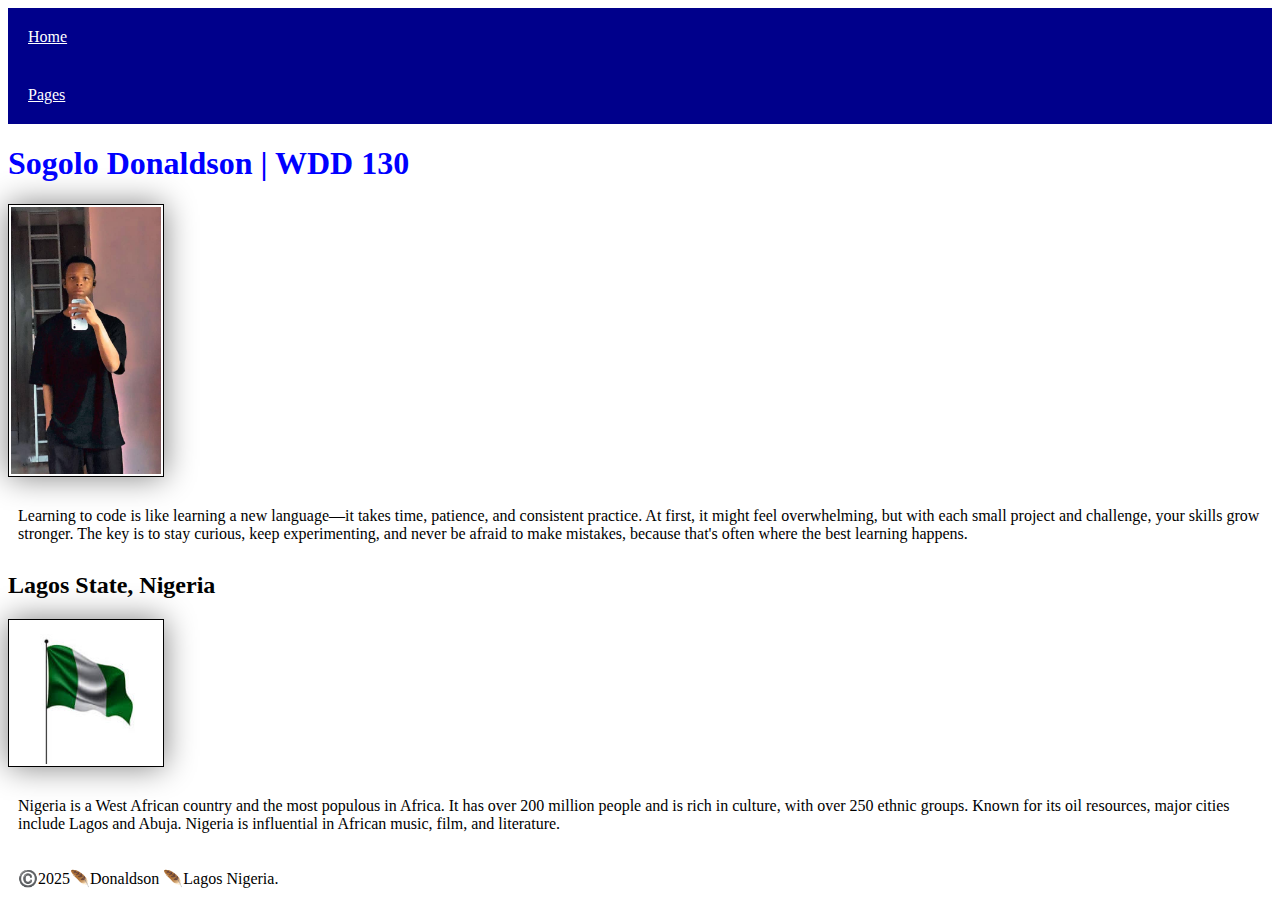
<file: index.html>
<!DOCTYPE html>
<html lang="en">
<head>
    <meta charset="UTF-8">
    <meta name="viewport" content="width=device-width, initial-scale=1.0">
    <meta name="author" content="Donaldson Sogolo">
    <meta name="description" content="My name is Sogolo Donaldson, my course is WDD130, This is a brief description of myself">
    <title>Donaldson Sogolo | WDD 130</title>
    <link rel="stylesheet" href="styles/styles.css">
</head>
<body>
    <header>
        <nav>
            <a href="#">Home</a>
            <a href="#">Pages</a>
        </nav>
    </header>
    <main>
        
        <h1>
            Sogolo Donaldson | WDD 130
        </h1>
        <img src="images/profile.jpg" alt="Sogolo Donald" width="200">

        <p>Learning to code is like learning a new language—it takes time, patience, and consistent practice. At first, it might feel overwhelming, but with each small project and challenge, your skills grow stronger. The key is to stay curious, keep experimenting, and never be afraid to make mistakes, because that's often where the best learning happens.</p>
    </main>
    <aside>
        <h2>Lagos State, Nigeria</h2>
        <img src="images/NIGERIA.jpeg" alt="Nigeria">
        <p>Nigeria is a West African country and the most populous in Africa. It has over 200 million people and is rich in culture, with over 250 ethnic groups. Known for its oil resources, major cities include Lagos and Abuja. Nigeria is influential in African music, film, and literature.</p>
    </aside>
    <footer>
        <p>©️2025🪶Donaldson 🪶Lagos Nigeria.</p>
    </footer>

</body>
</html>
</file>
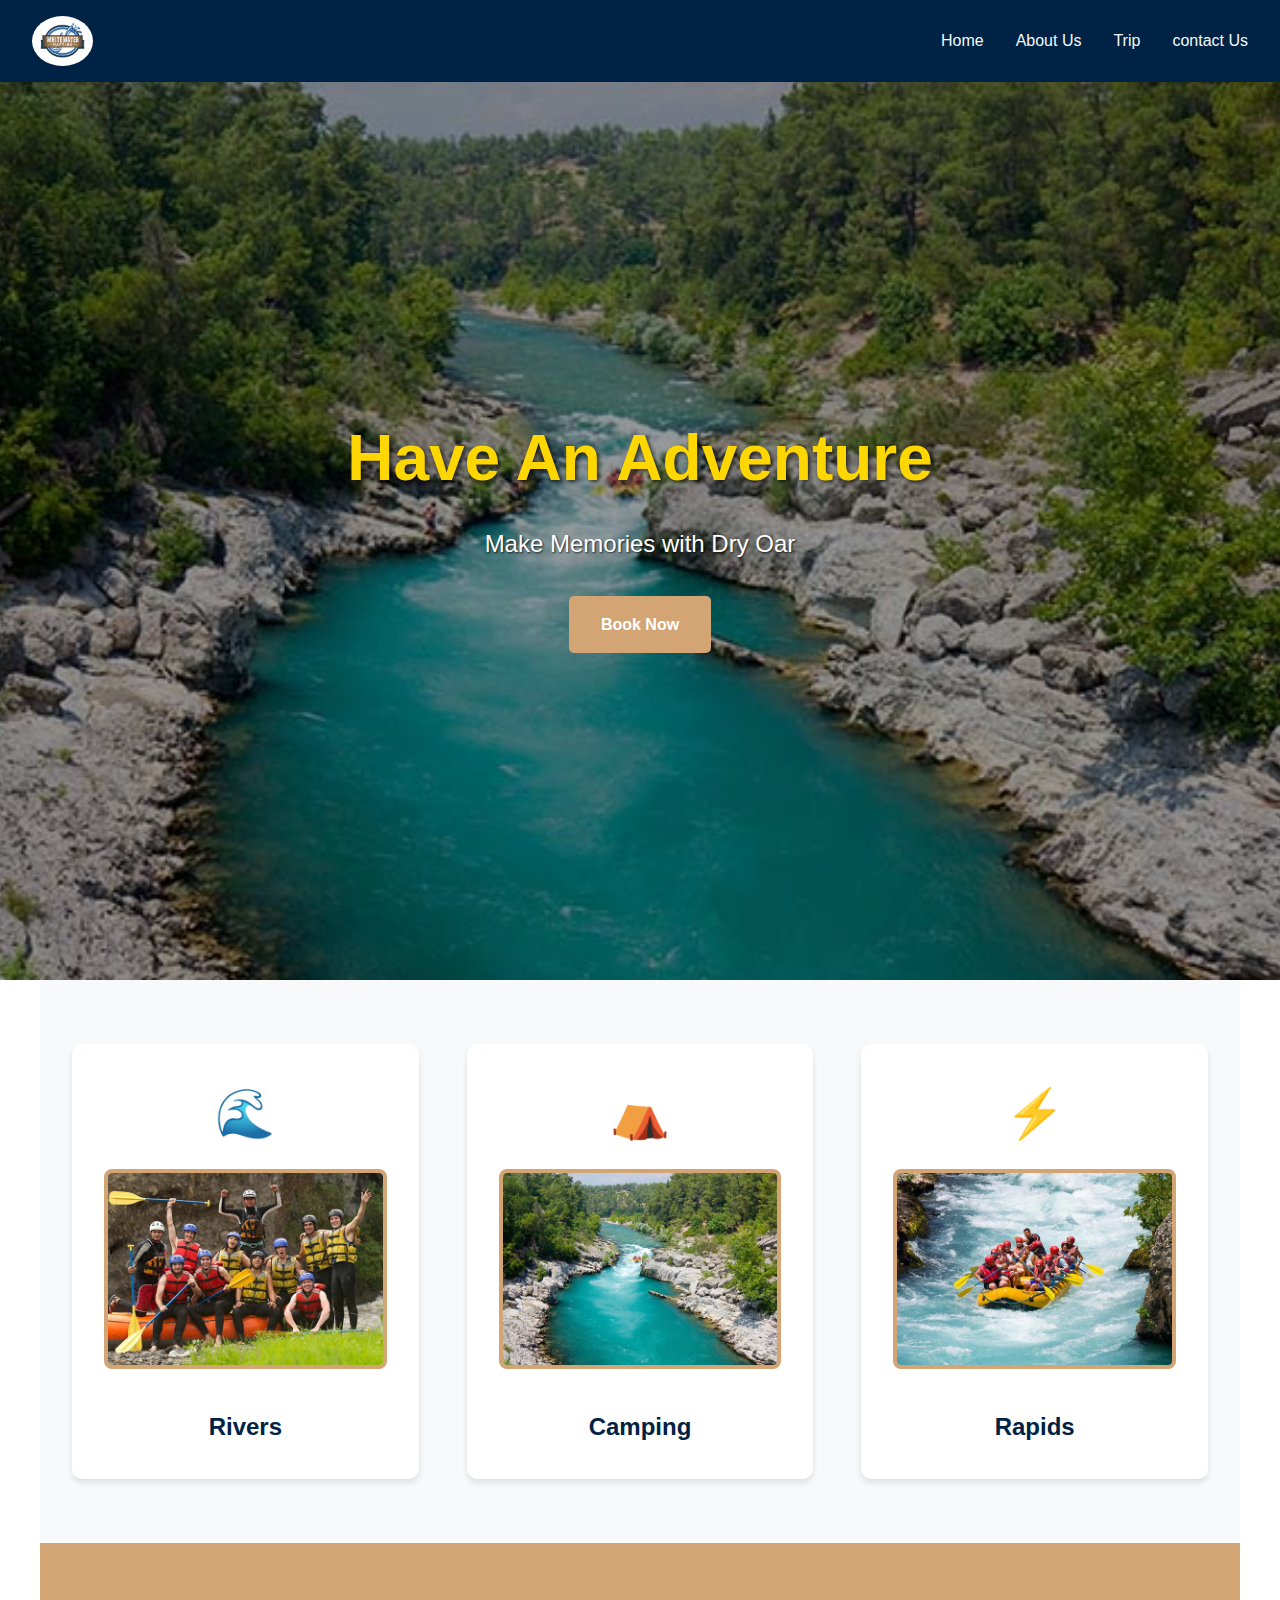
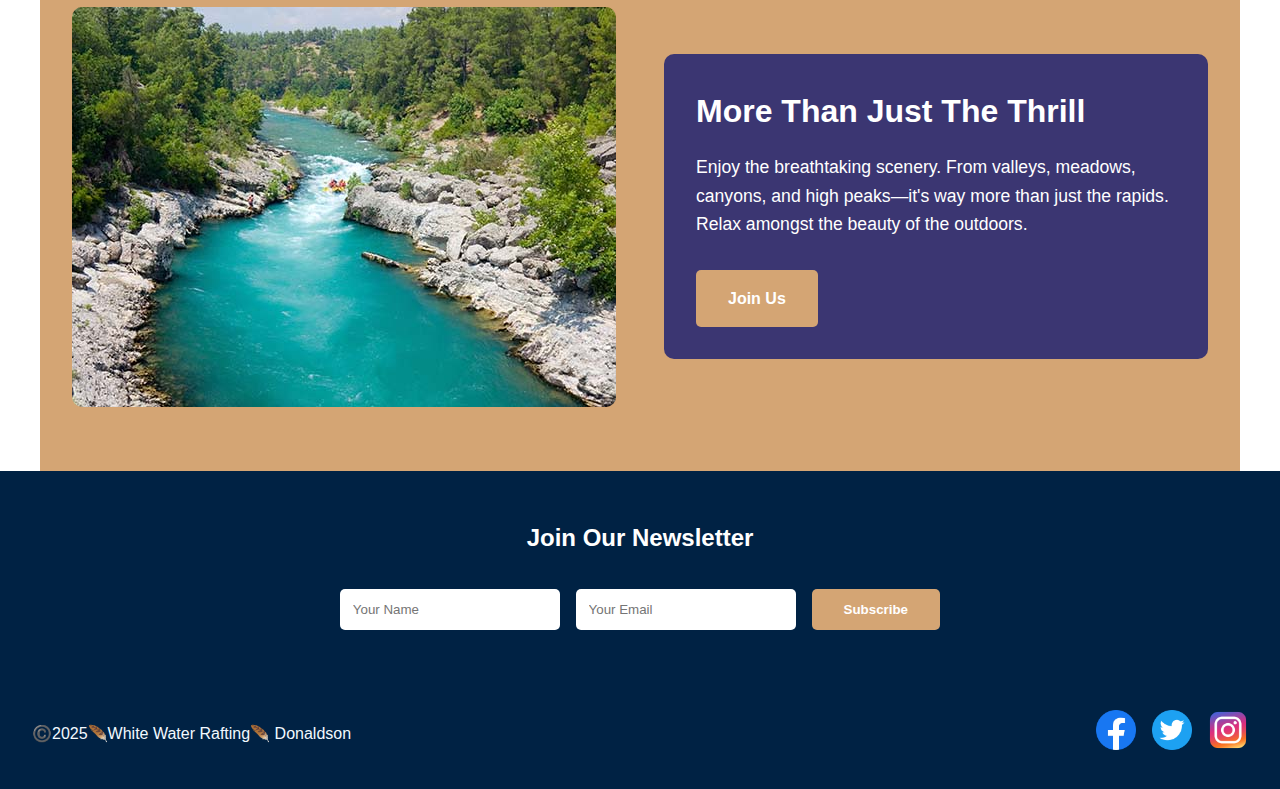
<file: wwr/index.html>
<!DOCTYPE html>
<html lang="en">
<head>
  <meta charset="UTF-8" />
  <meta name="viewport" content="width=device-width, initial-scale=1.0" />
  <meta name="description" content="Experience thrilling white water rafting adventures." />
  <title>White Water Rafting | Home</title>
  <link rel="stylesheet" href="styles/rafting.css" />
</head>
<body>
    <header>
        <img src="../images/z-wwr-blue.jpg" alt="..">
    <nav>
        <a href="index.html">Home</a>
        <a href="about.html">About Us</a>
        <a href="trips.html">Trip</a>
        <a href="contact.html">contact Us</a>
    </nav>
    </header>

    <main>
        <!-- HERO SECTION -->
        <section class="hero">
        <img src="../images/rafting58_600.jpg" alt="Rafting Adventure" class="hero-img">
        <div class="hero-text">
            <h1>Have An Adventure</h1>
            <p>Make Memories with Dry Oar</p>
            <a href="trips.html" class="btn">Book Now</a>
        </div>
        </section>

        <!-- GRID SECTION -->
        <section class="activities-grid">
        <div class="activity">
            <img src="../images/rafting59_600.jpg" alt="Rivers">
            <h3>Rivers</h3>
        </div>
        <div class="activity">
            <img src="../images/rafting58_600.jpg" alt="Camping">
            <h3>Camping</h3>
        </div>
        <div class="activity">
            <img src="../images/rafting53_600.jpg" alt="Rapids">
            <h3>Rapids</h3>
        </div>
        </section>

        <!-- SCENIC SECTION -->
        <section class="scenic">
        <img src="../images/rafting58_600.jpg" alt="Mountain View">
        <div class="scenic-text">
            <h2>More Than Just The Thrill</h2>
            <p>Enjoy the breathtaking scenery. From valleys, meadows, canyons, and high peaks—it's way more than just the rapids. Relax amongst the beauty of the outdoors.</p>
            <a href="trips.html" class="btn">Join Us</a>
        </div>
        </section>

        <!-- NEWSLETTER -->
        <section class="newsletter">
        <h2>Join Our Newsletter</h2>
        <form>
            <input type="text" placeholder="Your Name" required>
            <input type="email" placeholder="Your Email" required>
            <button type="submit">Subscribe</button>
        </form>
        </section>
    </main>

    <footer>
        <p>©️2025🪶White Water Rafting🪶 Donaldson</p>
        <nav class="socialmedia">
            <a href="facebook.com">
                <img src="../images/1_Facebook_colored_svg_copy-128.webp" alt="facebook">
            </a>
            <a href="x.com">
                <img src="../images/2018_social_media_popular_app_logo_twitter-128.webp" alt="x">
            </a>
            <a href="instagram.com">
                <img src="../images/instagram_icon-instagram_buttoninstegram-128.webp" alt="instagram">
            </a>
        </nav>
    </footer>

</body>
</html>
</file>
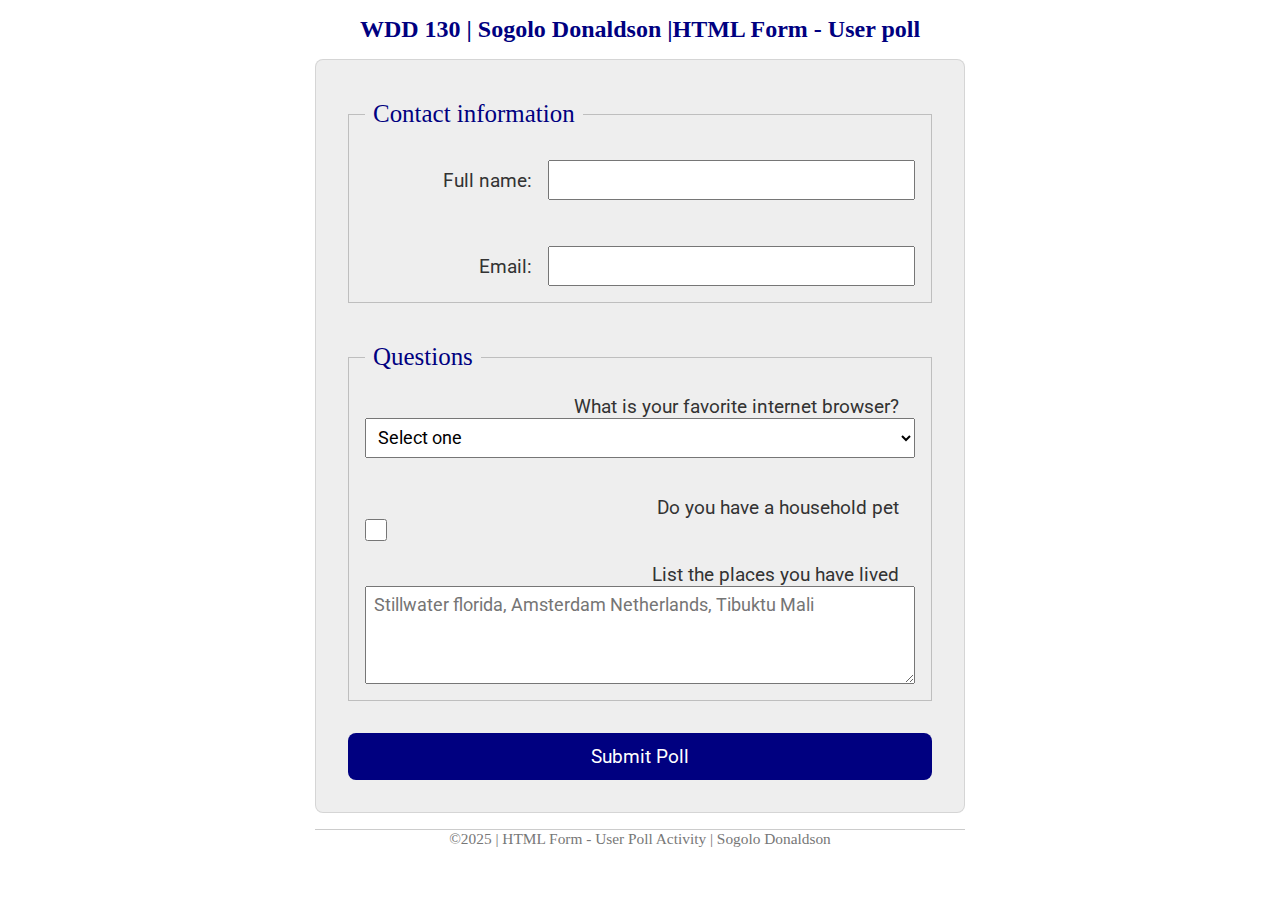
<file: week05/poll-form.html>
<!DOCTYPE html>
<html lang="en">
<head>
    <meta charset="UTF-8">
    <meta name="viewport" content="width=device-width, initial-scale=1.0">
    <title>WDD 130 | HTML Form - User Poll</title>
    <link rel="preconnect" href="https://fonts.googleapis.com">
    <link rel="preconnect" href="https://fonts.gstatic.com" crossorigin>
    <link href="https://fonts.googleapis.com/css2?family=Merriweather:ital,opsz,wght@0,18..144,300..900;1,18..144,300..900&family=Montserrat&display=swap" rel="stylesheet">
    <link rel="stylesheet" href="/styles/poll-form.css">
    <link rel="preconnect" href="https://fonts.googleapis.com">
    <link rel="preconnect" href="https://fonts.gstatic.com" crossorigin>
    <link href="https://fonts.googleapis.com/css2?family=Merriweather:ital,opsz,wght@0,18..144,300..900;1,18..144,300..900&family=Montserrat:wght@700&family=Roboto:ital,wght@0,100..900;1,100..900&display=swap" rel="stylesheet">
</head>
<body>
    <header>
        <h1>WDD 130 | Sogolo Donaldson |HTML Form - User poll</h1>
    </header>

    <main>
        <form action="">
            <fieldset>
                <legend>Contact information</legend>
                <div class="form-item column1">
                    <label for="fullname"> Full name:</label>
                    <input type="text" id="fullname" name="fullname">
                </div>
                <br>

                <div class="form-item column2">
                    <label for="useremail">Email:</label>
                    <input type="email" id="useremail" name="useremail">
                </div>
            </fieldset>

            <fieldset>
                <legend>Questions</legend>
                <div class="form-item">
                    <label for="">What is your favorite internet browser?</label>
                    <select name="" id="">
                        <option value="0">Select one</option>
                        <option value="opera">Opera</option>
                        <option value="edge">Edge</option>
                        <option value="chrome">Chrome</option>
                    </select>
                </div>
                <br>

                <div class="form-item">
                    <label for="pet">Do you have a household pet</label>
                    <input type="checkbox" id="pet" name="pet"><br>
                    <label for="feedback">List the places you have lived</label>
                    <textarea name="feedback" id="feedback" rows="4" placeholder="Stillwater florida, Amsterdam Netherlands, Tibuktu Mali"></textarea>
                </div>
            </fieldset>
            <button type="submit">Submit Poll</button>
        </form>
    </main>

    <footer>
        <p>©2025 | HTML Form - User Poll Activity | Sogolo Donaldson</p>
    </footer>
</body>
</html>
</file>
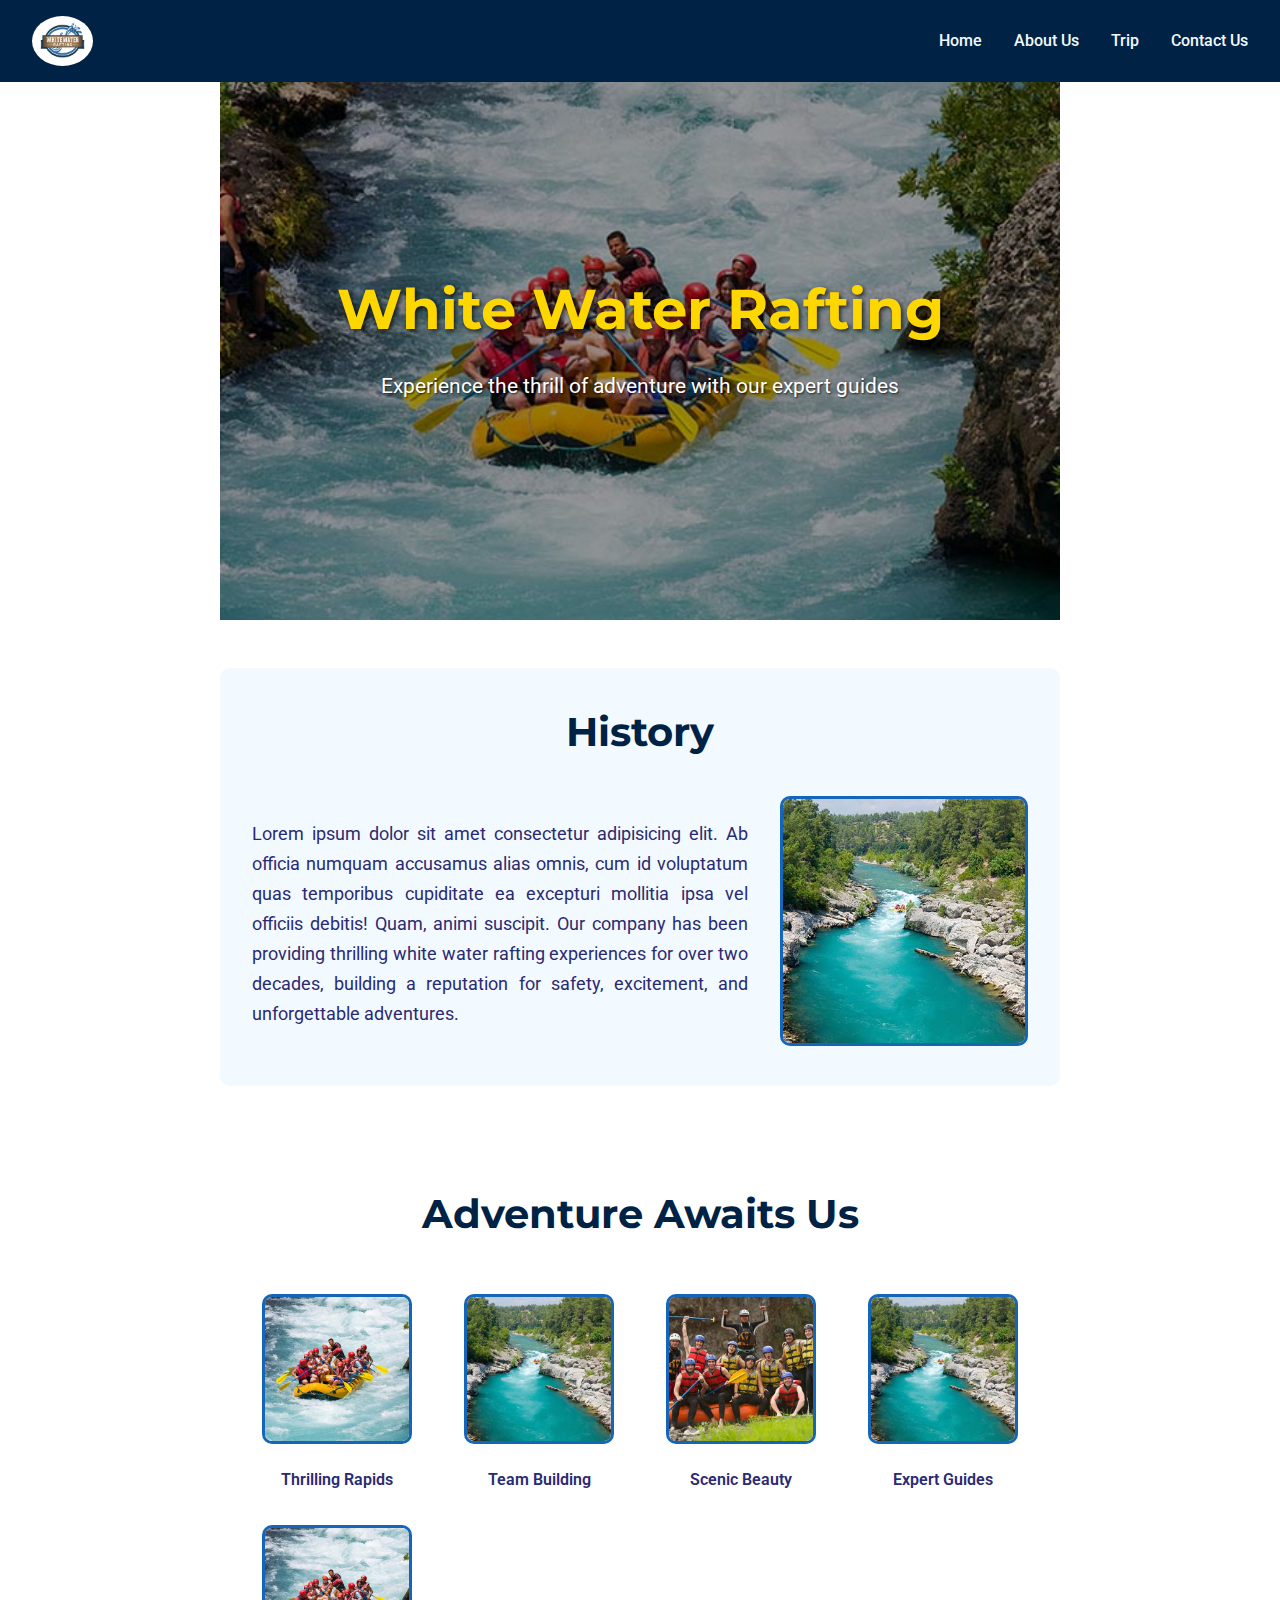
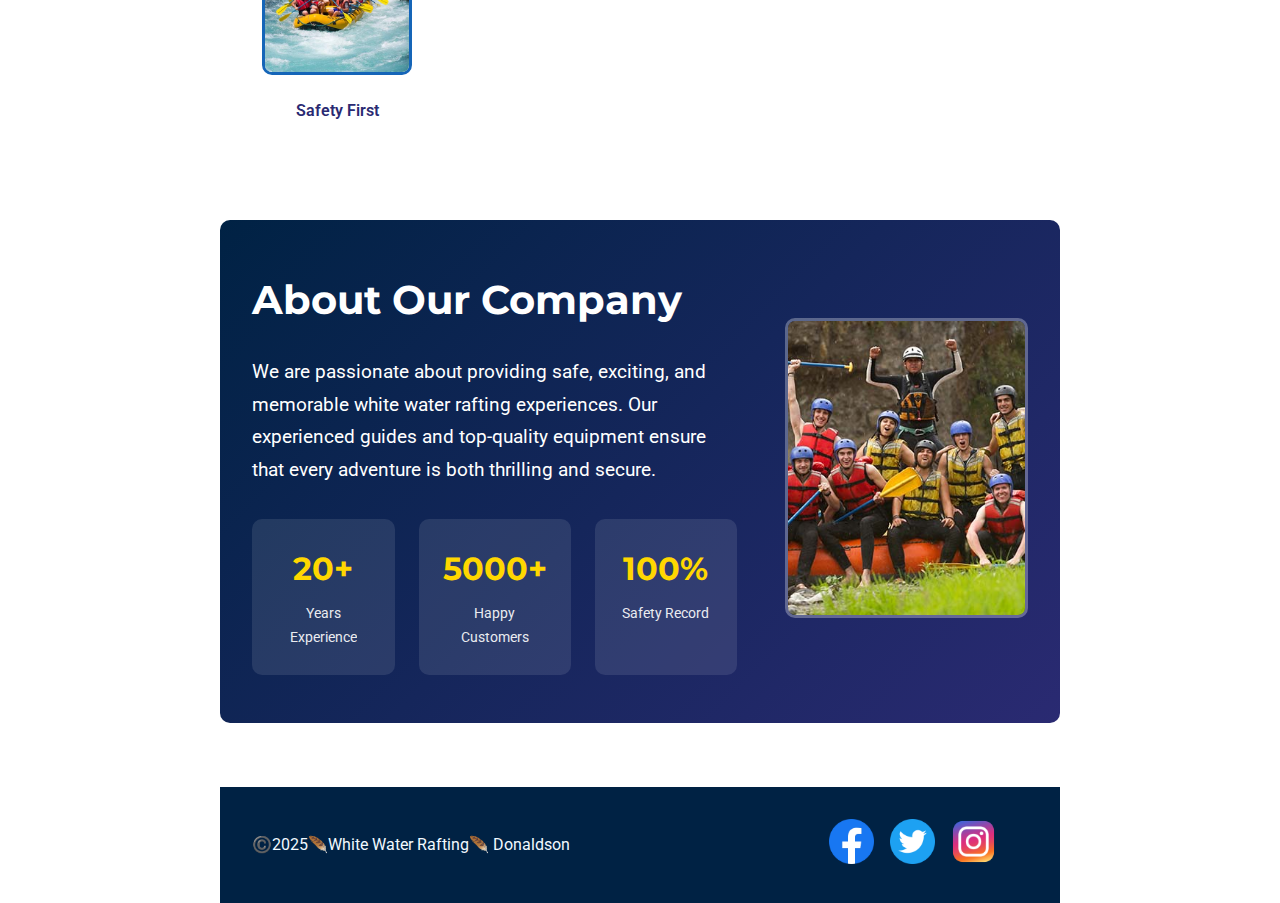
<file: wwr/about.html>
<!DOCTYPE html>
<html lang="en">
<head>
    <meta charset="UTF-8">
    <meta name="author" content="Donaldson O. Sogolo">
    <meta name="description" content="This is all about us in White water rafting What we are good at">
    <meta name="viewport" content="width=device-width, initial-scale=1.0">
    <title>White Water Rafting | About Us</title>
    <link rel="preconnect" href="https://fonts.googleapis.com">
    <link rel="preconnect" href="https://fonts.gstatic.com" crossorigin>
    <link href="https://fonts.googleapis.com/css2?family=Montserrat:ital,wght@0,100..900;1,100..900&family=Roboto:ital,wght@0,100..900;1,100..900&display=swap" rel="stylesheet">
    <link rel="stylesheet" href="styles/rafting.css">
</head>

<style>

  :root {
  --primary-color: #002244;       /* Dark navy for stronger contrast */
  --secondary-color: #1565B8;     /* Leave as-is or darken slightly */
  --accent1-color: #2a2a72;
  --accent2-color: #f2f9ff;       /* Slightly darker than #EAF6FF */
  --heading-font: 'Montserrat', sans-serif;
  --body-font: 'Roboto', sans-serif;
}

* {
    margin: 0;
    padding: 0;
    box-sizing: border-box;
}

body {
    font-family: var(--body-font);
    color: var(--accent1-color);
    line-height: 1.6;
}

/* HEADER */
header {
    background-color: var(--primary-color);
    color: var(--accent2-color);
    display: grid;
    grid-template-columns: auto 1fr;
    align-items: center;
    padding: 1rem 2rem;
    position: fixed;
    top: 0;
    width: 100%;
    z-index: 1000;
}

header img {
    height: 50px;
    width: auto;
    border-radius: 50%;
}

nav {
    display: flex;
    justify-content: flex-end;
    gap: 2rem;
    list-style: none;
    margin: 0;
    padding: 0;
}

nav a {
    text-decoration: none;
    color: var(--accent2-color);
    font-weight: 500;
    transition: color 0.3s ease;
}

nav a:hover {
    color: #ffd700;
}

/* MAIN CONTENT */
main {
    margin-top: 80px; /* Account for fixed header */
    width: 840px;
    margin-left: auto;
    margin-right: auto;
}

/* ABOUT PAGE HERO SECTION */
.hero {
    position: relative;
    height: 60vh;
    display: flex;
    align-items: center;
    justify-content: center;
    overflow: hidden;
    margin-bottom: 3rem;
}

.hero-img {
    position: absolute;
    top: 0;
    left: 0;
    width: 100%;
    height: 100%;
    object-fit: cover;
    z-index: -2;
}

.hero::before {
    content: '';
    position: absolute;
    top: 0;
    left: 0;
    width: 100%;
    height: 100%;
    background: rgba(0, 0, 0, 0.4);
    z-index: -1;
}

.hero-text {
    text-align: center;
    color: white;
    z-index: 1;
}

.hero-text h1 {
    font-family: var(--heading-font);
    font-size: 3.5rem;
    color: #ffd700;
    margin-bottom: 1rem;
    text-shadow: 2px 2px 4px rgba(0, 0, 0, 0.7);
}

.hero-text p {
    font-size: 1.3rem;
    margin-bottom: 2rem;
    text-shadow: 1px 1px 2px rgba(0, 0, 0, 0.7);
}

/* HISTORY SECTION */
.history-section {
    margin: 3rem 0;
    padding: 2rem;
    background-color: var(--accent2-color);
    border-radius: 10px;
}

.history-section h2 {
    font-family: var(--heading-font);
    color: var(--primary-color);
    font-size: 2.5rem;
    text-align: center;
    margin-bottom: 2rem;
}

.content-grid {
    display: grid;
    grid-template-columns: 2fr 1fr;
    gap: 2rem;
    align-items: center;
}

.text-content p {
    font-size: 1.1rem;
    line-height: 1.7;
    text-align: justify;
    margin: 0;
}

.image-content img {
    width: 100%;
    height: 250px;
    object-fit: cover;
    border-radius: 10px;
    border: 3px solid var(--secondary-color);
}

/* ADVENTURE GALLERY SECTION */
.adventure-section {
    margin: 4rem 0;
    padding: 2rem;
}

.adventure-section h2 {
    font-family: var(--heading-font);
    color: var(--primary-color);
    font-size: 2.5rem;
    text-align: center;
    margin-bottom: 3rem;
}

.gallery-grid {
    display: grid;
    grid-template-columns: repeat(auto-fit, minmax(150px, 1fr));
    gap: 2rem;
    justify-items: center;
}

.gallery-item {
    text-align: center;
    transition: transform 0.3s ease;
}

.gallery-item:hover {
    transform: translateY(-5px);
}

.gallery-item img {
    width: 150px;
    height: 150px;
    object-fit: cover;
    border-radius: 10px;
    border: 3px solid var(--secondary-color);
    transition: box-shadow 0.3s ease;
}

.gallery-item img:hover {
    box-shadow: 0 8px 20px rgba(0, 0, 0, 0.2);
}

.gallery-item figcaption {
    margin-top: 1rem;
    font-weight: 600;
    color: var(--accent1-color);
    font-size: 1rem;
}

/* COMPANY INFO SECTION */
.company-info {
    margin: 4rem 0;
    padding: 3rem 2rem;
    background: linear-gradient(135deg, var(--primary-color), var(--accent1-color));
    border-radius: 10px;
    color: white;
}

.info-content {
    display: grid;
    grid-template-columns: 2fr 1fr;
    gap: 3rem;
    align-items: center;
}

.company-details h2 {
    font-family: var(--heading-font);
    color: white;
    font-size: 2.5rem;
    margin-bottom: 1.5rem;
    text-align: left;
}

.company-details p {
    font-size: 1.2rem;
    line-height: 1.7;
    margin-bottom: 2rem;
}

.company-stats {
    display: grid;
    grid-template-columns: repeat(3, 1fr);
    gap: 1.5rem;
    margin-top: 2rem;
}

.stat {
    text-align: center;
    background-color: rgba(255, 255, 255, 0.1);
    padding: 1.5rem;
    border-radius: 10px;
    transition: transform 0.3s ease;
}

.stat:hover {
    transform: scale(1.05);
    background-color: rgba(255, 255, 255, 0.15);
}

.stat h3 {
    font-family: var(--heading-font);
    font-size: 2rem;
    color: #ffd700;
    margin-bottom: 0.5rem;
}

.stat p {
    font-size: 0.9rem;
    margin: 0;
    opacity: 0.9;
}

.company-image img {
    width: 100%;
    height: 300px;
    object-fit: cover;
    border-radius: 10px;
    border: 3px solid rgba(255, 255, 255, 0.3);
}

/* HOME PAGE SPECIFIC STYLES */
.hero.home-hero {
    height: 100vh;
}

.home-hero .hero-text h1 {
    font-size: 4rem;
}

.home-hero .hero-text p {
    font-size: 1.5rem;
}

/* CONTACT PAGE STYLES */
.contact-info {
    background-color: var(--accent2-color);
    padding: 2rem;
    border-radius: 10px;
    margin: 2rem 0;
    text-align: center;
}

.contact-info h1 {
    font-family: var(--heading-font);
    color: var(--primary-color);
    font-size: 2.5rem;
    margin-bottom: 1.5rem;
}

.contact-info p {
    font-size: 1.2rem;
    margin-bottom: 1rem;
    color: var(--accent1-color);
}

.contact-info iframe {
    width: 100%;
    max-width: 600px;
    height: 400px;
    border: none;
    border-radius: 10px;
    margin-top: 2rem;
    box-shadow: 0 4px 15px rgba(0, 0, 0, 0.1);
}

/* EMPLOYEES SECTION */
.employees {
    padding: 2rem;
    margin: 3rem 0;
    text-align: center;
}

.employees h2 {
    font-family: var(--heading-font);
    color: var(--primary-color);
    font-size: 2rem;
    margin-bottom: 2rem;
}

.employees figure {
    display: inline-block;
    margin: 1rem;
    width: 220px;
    vertical-align: top;
}

.employees img {
    width: 180px;
    height: 180px;
    object-fit: cover;
    border-radius: 50%;
    border: 4px solid var(--secondary-color);
    transition: transform 0.3s ease, box-shadow 0.3s ease;
}

.employees img:hover {
    transform: scale(1.05);
    box-shadow: 0 8px 20px rgba(0, 0, 0, 0.2);
}

.employees figcaption {
    margin-top: 1rem;
    font-weight: 600;
    color: var(--accent1-color);
}

/* CONTACT FORM */
.contact-form {
    background: linear-gradient(135deg, var(--primary-color), var(--accent1-color));
    padding: 3rem 2rem;
    border-radius: 10px;
    margin: 3rem 0;
    color: white;
}

.contact-form h2 {
    font-family: var(--heading-font);
    color: white;
    font-size: 2rem;
    margin-bottom: 2rem;
    text-align: center;
}

.contact-form form {
    max-width: 600px;
    margin: 0 auto;
}

.contact-form label {
    display: block;
    margin-bottom: 0.5rem;
    font-weight: 500;
}

.contact-form input[type="text"],
.contact-form input[type="email"],
.contact-form textarea {
    width: 100%;
    padding: 0.8rem;
    margin-bottom: 1.5rem;
    border: none;
    border-radius: 5px;
    background-color: rgba(255, 255, 255, 0.9);
}

.contact-form textarea {
    resize: vertical;
    min-height: 120px;
}

.contact-form input[type="radio"],
.contact-form input[type="checkbox"] {
    margin-right: 0.5rem;
}

.contact-form label:has(input[type="radio"]),
.contact-form label:has(input[type="checkbox"]) {
    display: flex;
    align-items: center;
    margin-bottom: 0.8rem;
}

.contact-form p {
    margin-bottom: 0.8rem;
    font-weight: 500;
}

.contact-form button {
    background-color: #d4a574;
    color: white;
    padding: 1rem 2rem;
    border: none;
    border-radius: 5px;
    font-weight: bold;
    font-size: 1.1rem;
    cursor: pointer;
    transition: all 0.3s ease;
    display: block;
    width: 100%;
    margin-top: 2rem;
    text-transform: uppercase;
    letter-spacing: 0.5px;
}

.contact-form button:hover {
    background-color: #b8935f;
    transform: translateY(-2px);
    box-shadow: 0 4px 15px rgba(0, 0, 0, 0.2);
}

/* TRIPS PAGE STYLES */
.trips-hero {
    background: linear-gradient(135deg, var(--primary-color), var(--secondary-color));
    color: white;
    text-align: center;
    padding: 4rem 2rem;
    margin-bottom: 3rem;
    border-radius: 10px;
}

.trips-hero h1 {
    font-family: var(--heading-font);
    font-size: 3rem;
    color: white;
    margin-bottom: 1rem;
    text-shadow: 2px 2px 4px rgba(0, 0, 0, 0.3);
}

.trips-hero p {
    font-size: 1.3rem;
    opacity: 0.9;
}

.trip-cards {
    display: grid;
    grid-template-columns: repeat(auto-fit, minmax(250px, 1fr));
    gap: 2rem;
    margin: 3rem 0;
    padding: 0 1rem;
}

.trip-card {
    background: white;
    border-radius: 10px;
    box-shadow: 0 4px 15px rgba(0, 0, 0, 0.1);
    overflow: hidden;
    transition: transform 0.3s ease, box-shadow 0.3s ease;
}

.trip-card:hover {
    transform: translateY(-5px);
    box-shadow: 0 8px 25px rgba(0, 0, 0, 0.15);
}

.trip-card img {
    width: 100%;
    height: 200px;
    object-fit: cover;
}

.trip-card h2 {
    font-family: var(--heading-font);
    color: var(--primary-color);
    font-size: 1.5rem;
    padding: 1rem 1rem 0.5rem;
    text-align: left;
}

.trip-card p {
    padding: 0 1rem 1.5rem;
    color: var(--accent1-color);
    line-height: 1.6;
    margin: 0;
}

/* ACTIVITIES GRID */
.activities-grid {
    display: grid;
    grid-template-columns: repeat(3, 1fr);
    gap: 3rem;
    padding: 4rem 2rem;
    max-width: 1200px;
    margin: 0 auto;
    background-color: #f8f9fa;
}

.activity {
    text-align: center;
    background: white;
    padding: 2rem;
    border-radius: 10px;
    box-shadow: 0 4px 6px rgba(0, 0, 0, 0.1);
}

.activity img {
    width: 100%;
    max-width: 300px;
    height: 200px;
    object-fit: cover;
    border: 4px solid #d4a574;
    border-radius: 8px;
    margin-bottom: 1rem;
}

.activity h3 {
    font-family: var(--heading-font);
    color: var(--primary-color);
    font-size: 1.5rem;
    margin-top: 1rem;
}

/* SCENIC SECTION */
.scenic {
    display: grid;
    grid-template-columns: 1fr 1fr;
    gap: 3rem;
    align-items: center;
    padding: 4rem 2rem;
    background-color: #d4a574;
    max-width: 1200px;
    margin: 0 auto;
}

.scenic img {
    width: 100%;
    height: 400px;
    object-fit: cover;
    border-radius: 10px;
}

.scenic-text {
    background-color: rgba(42, 42, 114, 0.9);
    color: white;
    padding: 2rem;
    border-radius: 10px;
}

.scenic-text h2 {
    font-family: var(--heading-font);
    color: white;
    font-size: 2rem;
    margin-bottom: 1rem;
    text-align: left;
}

.scenic-text p {
    font-size: 1.1rem;
    line-height: 1.6;
    margin-bottom: 2rem;
}

/* NEWSLETTER */
.newsletter {
    background-color: var(--primary-color);
    color: white;
    padding: 3rem 2rem;
    text-align: center;
}

.newsletter h2 {
    font-family: var(--heading-font);
    color: white;
    margin-bottom: 2rem;
}

.newsletter form {
    display: flex;
    gap: 1rem;
    justify-content: center;
    flex-wrap: wrap;
    max-width: 600px;
    margin: 0 auto;
}

.newsletter input {
    padding: 0.8rem;
    border: none;
    border-radius: 5px;
    flex: 1;
    min-width: 200px;
}

.newsletter button {
    background-color: #d4a574;
    color: white;
    padding: 0.8rem 2rem;
    border: none;
    border-radius: 5px;
    cursor: pointer;
    font-weight: bold;
    transition: background-color 0.3s ease;
}

.newsletter button:hover {
    background-color: #b8935f;
}

.btn {
    display: inline-block;
    background-color: #d4a574;
    color: white;
    padding: 1rem 2rem;
    text-decoration: none;
    border-radius: 5px;
    font-weight: bold;
    font-size: 1.1rem;
    transition: all 0.3s ease;
    text-transform: uppercase;
    letter-spacing: 0.5px;
}

.btn:hover {
    background-color: #b8935f;
    transform: translateY(-2px);
    box-shadow: 0 4px 15px rgba(0, 0, 0, 0.2);
}

/* FOOTER */
footer {
    background-color: var(--primary-color);
    color: var(--accent2-color);
    display: grid;
    grid-template-columns: auto 1fr auto;
    align-items: center;
    padding: 2rem;
    gap: 2rem;
    width: 840px;
    margin: 0 auto;
}

footer p {
    margin: 0;
    padding: 0;
}

footer a {
    color: var(--accent2-color);
    text-decoration: none;
    transition: color 0.3s ease;
}

footer a:hover {
    color: #ffd700;
    text-decoration: underline;
}

.socialmedia {
    display: flex;
    gap: 1rem;
    align-items: center;
    justify-content: flex-end;
    text-decoration: none;
}

.socialmedia img {
    height: 45px;
    width: 45px;
    border-radius: 5px;
    transition: transform 0.3s ease;
}

.socialmedia img:hover {
    transform: scale(1.1);
}

/* RESPONSIVE DESIGN */
@media (max-width: 900px) {
    main, footer {
        width: 95%;
        margin: 0 auto;
    }
    
    .hero-text h1 {
        font-size: 2.5rem;
    }
    
    .hero-text p {
        font-size: 1.1rem;
    }
    
    .content-grid {
        grid-template-columns: 1fr;
        gap: 1.5rem;
    }
    
    .gallery-grid {
        grid-template-columns: repeat(auto-fit, minmax(120px, 1fr));
        gap: 1.5rem;
    }
    
    .gallery-item img {
        width: 120px;
        height: 120px;
    }
    
    .info-content {
        grid-template-columns: 1fr;
        gap: 2rem;
    }
    
    .company-stats {
        grid-template-columns: 1fr;
        gap: 1rem;
    }
    
    .company-details h2 {
        text-align: center;
    }
    
    footer {
        grid-template-columns: 1fr;
        text-align: center;
        gap: 1rem;
    }
    
    .socialmedia {
        justify-content: center;
        margin: 1rem 0;
    }
    
    nav {
        justify-content: center;
        gap: 1rem;
    }
}

</style>
<body>
    <header>
        <img src="../images/z-wwr-blue.jpg" alt="White Water Rafting Logo">
        <nav>
            <a href="index.html">Home</a>
            <a href="about.html">About Us</a>
            <a href="trips.html">Trip</a>
            <a href="contact.html">Contact Us</a>
        </nav>
    </header>

    <main>
        <!-- HERO SECTION -->
        <section class="hero">
            <img src="../images/rafting53_600.jpg" alt="White Water Rafting Adventure" class="hero-img">
            <div class="hero-text">
                <h1>White Water Rafting</h1>
                <p>Experience the thrill of adventure with our expert guides</p>
            </div>
        </section>

        <!-- HISTORY SECTION -->
        <section class="history-section">
            <h2>History</h2>
            <div class="content-grid">
                <div class="text-content">
                    <p>Lorem ipsum dolor sit amet consectetur adipisicing elit. Ab officia numquam accusamus alias omnis, cum id voluptatum quas temporibus cupiditate ea excepturi mollitia ipsa vel officiis debitis! Quam, animi suscipit. Our company has been providing thrilling white water rafting experiences for over two decades, building a reputation for safety, excitement, and unforgettable adventures.</p>
                </div>
                <div class="image-content">
                    <img src="../images/rafting58_600.jpg" alt="Historical rafting image">
                </div>
            </div>
        </section>

        <!-- ADVENTURE GALLERY SECTION -->
        <section class="adventure-section">    
            <h2>Adventure Awaits Us</h2>
            <div class="gallery-grid">
                <figure class="gallery-item">
                    <img src="../images/rafting53_600.jpg" alt="Rapids Adventure">
                    <figcaption>Thrilling Rapids</figcaption>
                </figure>
                <figure class="gallery-item">
                    <img src="../images/rafting58_600.jpg" alt="Team Rafting">
                    <figcaption>Team Building</figcaption>
                </figure>
                <figure class="gallery-item">
                    <img src="../images/rafting59_600.jpg" alt="Scenic Views">
                    <figcaption>Scenic Beauty</figcaption>
                </figure>
                <figure class="gallery-item">
                    <img src="../images/rafting58_600.jpg" alt="Professional Guides">
                    <figcaption>Expert Guides</figcaption>
                </figure>
                <figure class="gallery-item">
                    <img src="../images/rafting53_600.jpg" alt="Safety First">
                    <figcaption>Safety First</figcaption>
                </figure>
            </div>
        </section>

        <!-- COMPANY INFO SECTION -->
        <section class="company-info">
            <div class="info-content">
                <div class="company-details">
                    <h2>About Our Company</h2>
                    <p>We are passionate about providing safe, exciting, and memorable white water rafting experiences. Our experienced guides and top-quality equipment ensure that every adventure is both thrilling and secure.</p>
                    
                    <div class="company-stats">
                        <div class="stat">
                            <h3>20+</h3>
                            <p>Years Experience</p>
                        </div>
                        <div class="stat">
                            <h3>5000+</h3>
                            <p>Happy Customers</p>
                        </div>
                        <div class="stat">
                            <h3>100%</h3>
                            <p>Safety Record</p>
                        </div>
                    </div>
                </div>
                <div class="company-image">
                    <img src="../images/rafting59_600.jpg" alt="Our team in action">
                </div>
            </div>
        </section>
    </main>

    <footer>
        <p>©️2025🪶White Water Rafting🪶 Donaldson</p>
        <nav class="socialmedia">
            <a href="https://facebook.com">
                <img src="../images/1_Facebook_colored_svg_copy-128.webp" alt="facebook">
            </a>
            <a href="https://x.com">
                <img src="../images/2018_social_media_popular_app_logo_twitter-128.webp" alt="x">
            </a>
            <a href="https://instagram.com">
                <img src="../images/instagram_icon-instagram_buttoninstegram-128.webp" alt="instagram">
            </a>
        </nav>
    </footer>
</body>
</html>
</file>
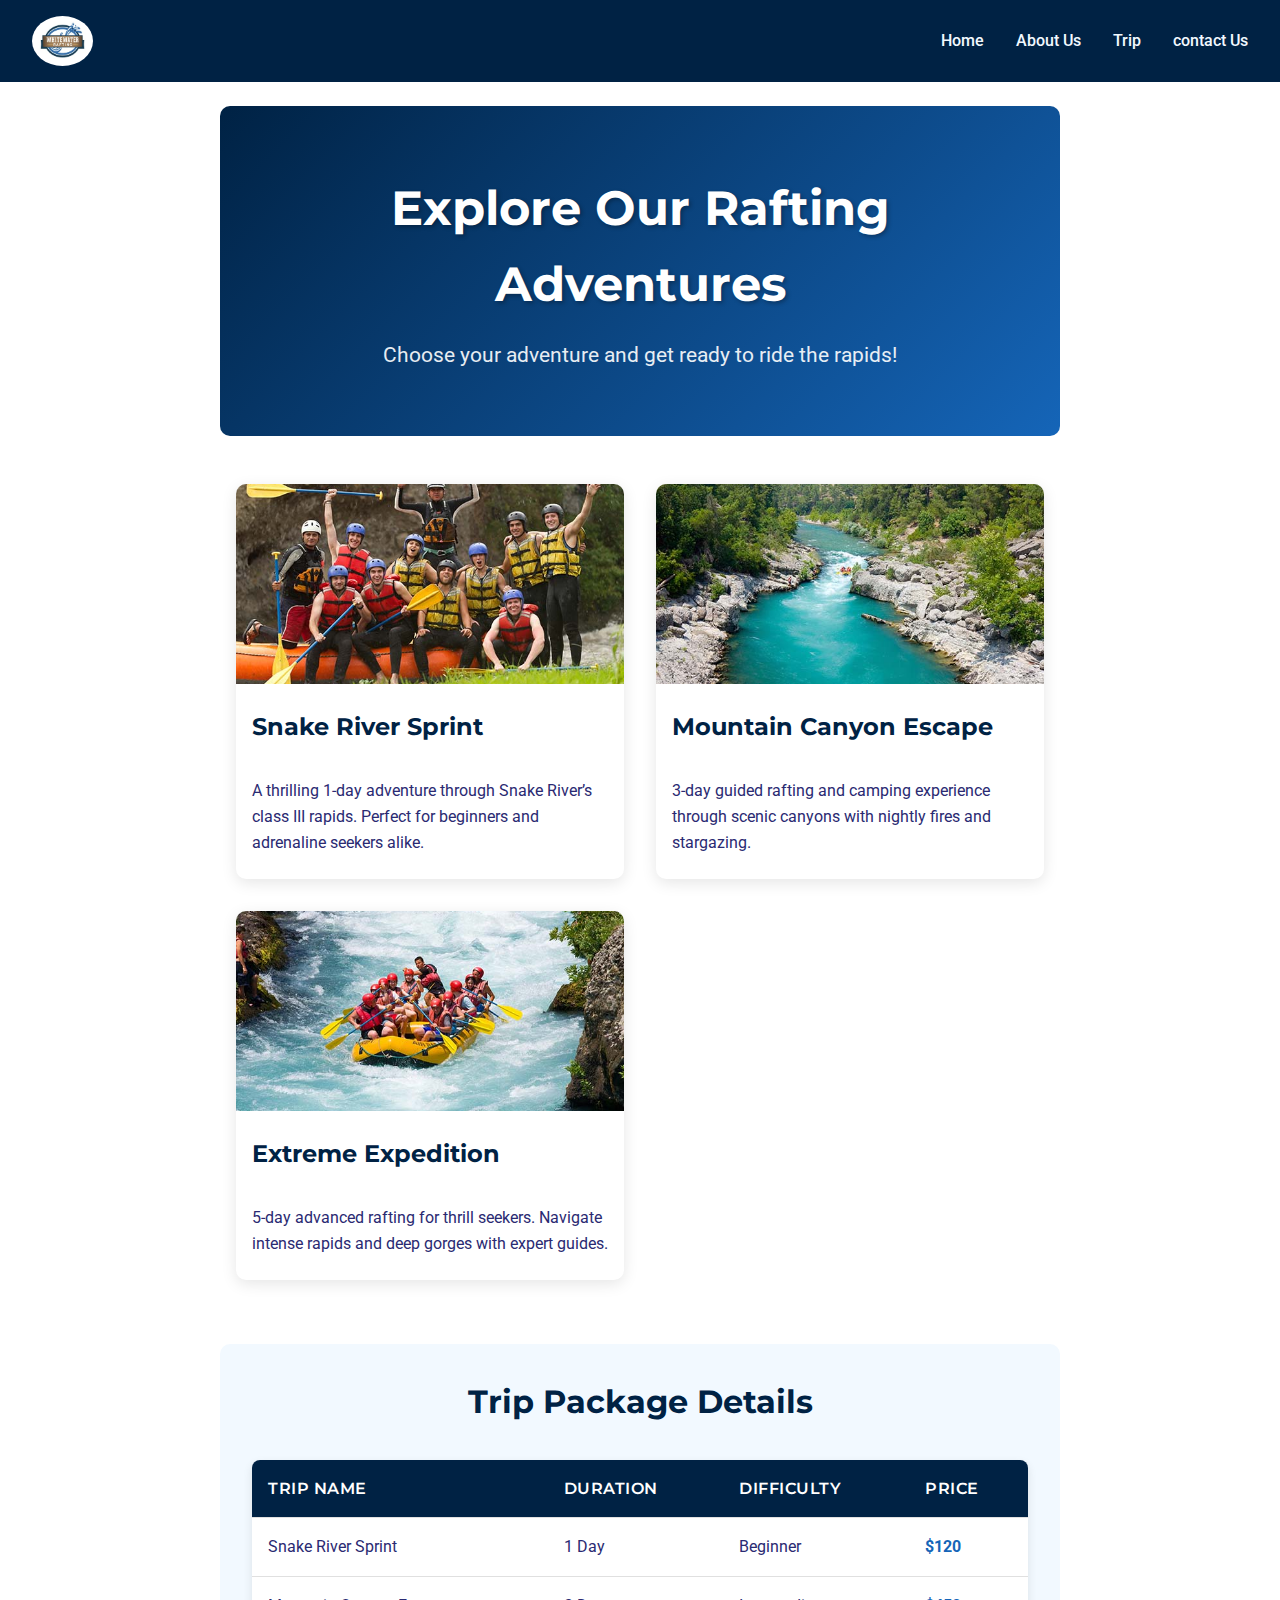
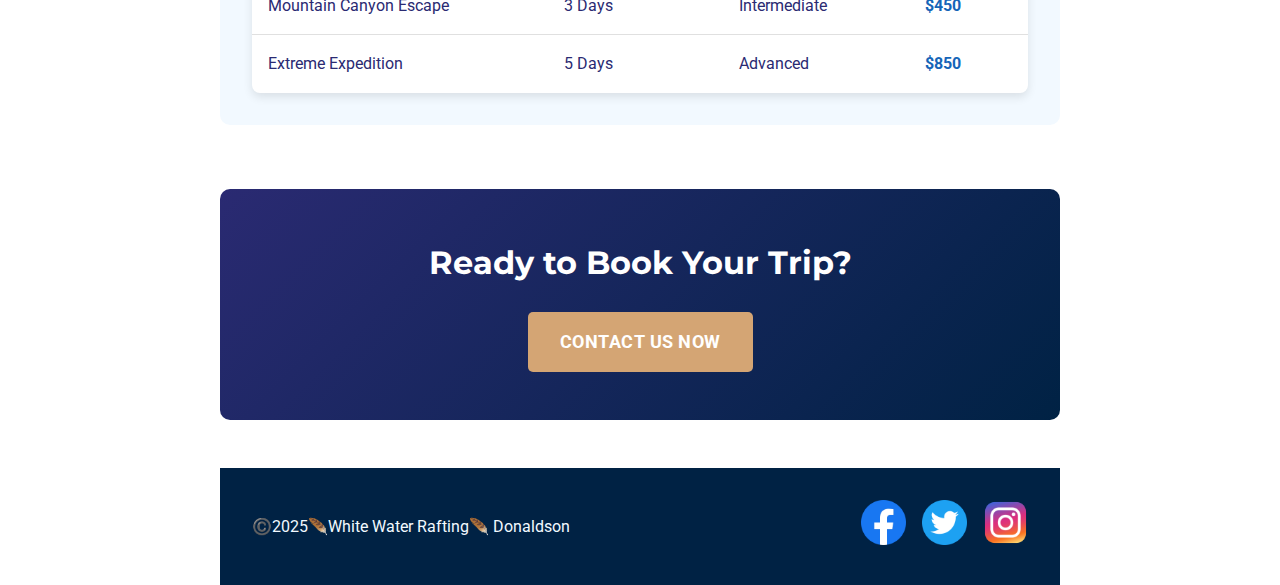
<file: wwr/trips.html>
<!DOCTYPE html>
<html lang="en">
<head>
  <meta charset="UTF-8">
  <meta name="author" content="Donaldson O. Sogolo">
  <meta name="description" content="Look at our everyday trip in whitewaterrafting. Experience the thrill of white water rafting with our exciting trips.">
  <meta name="viewport" content="width=device-width, initial-scale=1.0">
  <title>White Water Rafting | Trip</title>

  <!-- Preconnect -->
  <link rel="preconnect" href="https://fonts.googleapis.com">
  <link rel="preconnect" href="https://fonts.gstatic.com" crossorigin>

  <!-- Google Fonts (Roboto + Montserrat in one link) -->
  <link href="https://fonts.googleapis.com/css2?family=Montserrat:ital,wght@0,100..900;1,100..900&family=Roboto:ital,wght@0,100..900;1,100..900&display=swap" rel="stylesheet">

  <!-- Your CSS file -->>
  <link rel="stylesheet" href="styles/rafting.css">
</head>

<style>
    :root {
  --primary-color: #002244;       /* Dark navy for stronger contrast */
  --secondary-color: #1565B8;     /* Leave as-is or darken slightly */
  --accent1-color: #2a2a72;
  --accent2-color: #f2f9ff;       /* Slightly darker than #EAF6FF */
  --heading-font: 'Montserrat', sans-serif;
  --body-font: 'Roboto', sans-serif;
}

* {
    margin: 0;
    padding: 0;
    box-sizing: border-box;
}

body {
    font-family: var(--body-font);
    color: var(--accent1-color);
    line-height: 1.6;
}

/* HEADER */
header {
    background-color: var(--primary-color);
    color: var(--accent2-color);
    display: grid;
    grid-template-columns: auto 1fr;
    align-items: center;
    padding: 1rem 2rem;
    position: fixed;
    top: 0;
    width: 100%;
    z-index: 1000;
}

header img {
    height: 50px;
    width: auto;
    border-radius: 50%;
}

nav {
    display: flex;
    justify-content: flex-end;
    gap: 2rem;
    list-style: none;
    margin: 0;
    padding: 0;
}

nav a {
    text-decoration: none;
    color: var(--accent2-color);
    font-weight: 500;
    transition: color 0.3s ease;
}

nav a:hover {
    color: #ffd700;
}

/* MAIN CONTENT */
main {
    margin-top: 80px; /* Account for fixed header */
    width: 840px;
    margin-left: auto;
    margin-right: auto;
}

/* TRIPS HERO SECTION */
.trips-hero {
    background: linear-gradient(135deg, var(--primary-color), var(--secondary-color));
    color: white;
    text-align: center;
    padding: 4rem 2rem;
    margin-bottom: 3rem;
    border-radius: 10px;
}

.trips-hero h1 {
    font-family: var(--heading-font);
    font-size: 3rem;
    color: white;
    margin-bottom: 1rem;
    text-shadow: 2px 2px 4px rgba(0, 0, 0, 0.3);
}

.trips-hero p {
    font-size: 1.3rem;
    opacity: 0.9;
}

/* TRIP CARDS SECTION */
.trip-cards {
    display: grid;
    grid-template-columns: repeat(auto-fit, minmax(250px, 1fr));
    gap: 2rem;
    margin: 3rem 0;
    padding: 0 1rem;
}

.trip-card {
    background: white;
    border-radius: 10px;
    box-shadow: 0 4px 15px rgba(0, 0, 0, 0.1);
    overflow: hidden;
    transition: transform 0.3s ease, box-shadow 0.3s ease;
}

.trip-card:hover {
    transform: translateY(-5px);
    box-shadow: 0 8px 25px rgba(0, 0, 0, 0.15);
}

.trip-card img {
    width: 100%;
    height: 200px;
    object-fit: cover;
}

.trip-card h2 {
    font-family: var(--heading-font);
    color: var(--primary-color);
    font-size: 1.5rem;
    padding: 1rem 1rem 0.5rem;
    text-align: left;
}

.trip-card p {
    padding: 0 1rem 1.5rem;
    color: var(--accent1-color);
    line-height: 1.6;
    margin: 0;
}

/* TRIP TABLE SECTION */
.trip-table-section {
    margin: 4rem 0;
    padding: 2rem;
    background-color: var(--accent2-color);
    border-radius: 10px;
}

.trip-table-section h2 {
    font-family: var(--heading-font);
    color: var(--primary-color);
    text-align: center;
    font-size: 2rem;
    margin-bottom: 2rem;
}

table {
    width: 100%;
    border-collapse: collapse;
    background: white;
    border-radius: 8px;
    overflow: hidden;
    box-shadow: 0 4px 10px rgba(0, 0, 0, 0.1);
}

thead {
    background-color: var(--primary-color);
    color: white;
}

th, td {
    padding: 1rem;
    text-align: left;
    border-bottom: 1px solid #e0e0e0;
}

th {
    font-family: var(--heading-font);
    font-weight: 600;
    text-transform: uppercase;
    letter-spacing: 0.5px;
}

tbody tr:hover {
    background-color: #f8f9fa;
}

tbody tr:last-child td {
    border-bottom: none;
}

td:last-child {
    font-weight: bold;
    color: var(--secondary-color);
}

/* CTA SECTION */
.contact-cta {
    background: linear-gradient(135deg, var(--accent1-color), var(--primary-color));
    color: white;
    text-align: center;
    padding: 3rem 2rem;
    margin: 3rem 0;
    border-radius: 10px;
}

.contact-cta h2 {
    font-family: var(--heading-font);
    color: white;
    font-size: 2rem;
    margin-bottom: 1.5rem;
}

.btn {
    display: inline-block;
    background-color: #d4a574;
    color: white;
    padding: 1rem 2rem;
    text-decoration: none;
    border-radius: 5px;
    font-weight: bold;
    font-size: 1.1rem;
    transition: all 0.3s ease;
    text-transform: uppercase;
    letter-spacing: 0.5px;
}

.btn:hover {
    background-color: #b8935f;
    transform: translateY(-2px);
    box-shadow: 0 4px 15px rgba(0, 0, 0, 0.2);
}

/* HOME PAGE SPECIFIC STYLES */
.hero {
    position: relative;
    height: 100vh;
    display: flex;
    align-items: center;
    justify-content: center;
    overflow: hidden;
}

.hero img:not(article img) {
    position: absolute;
    top: 0;
    left: 0;
    width: 100%;
    height: 100%;
    object-fit: cover;
    z-index: -2;
}

.hero::before {
    content: '';
    position: absolute;
    top: 0;
    left: 0;
    width: 100%;
    height: 100%;
    background: rgba(0, 0, 0, 0.4);
    z-index: -1;
}

.hero-text {
    text-align: center;
    color: white;
    z-index: 1;
}

.hero-text h1 {
    font-family: var(--heading-font);
    font-size: 4rem;
    color: #ffd700;
    margin-bottom: 1rem;
    text-shadow: 2px 2px 4px rgba(0, 0, 0, 0.7);
}

.hero-text p {
    font-size: 1.5rem;
    margin-bottom: 2rem;
    text-shadow: 1px 1px 2px rgba(0, 0, 0, 0.7);
}

/* ACTIVITIES GRID */
.activities-grid {
    display: grid;
    grid-template-columns: repeat(3, 1fr);
    gap: 3rem;
    padding: 4rem 2rem;
    max-width: 1200px;
    margin: 0 auto;
    background-color: #f8f9fa;
}

.activity {
    text-align: center;
    background: white;
    padding: 2rem;
    border-radius: 10px;
    box-shadow: 0 4px 6px rgba(0, 0, 0, 0.1);
}

.activity img {
    width: 100%;
    max-width: 300px;
    height: 200px;
    object-fit: cover;
    border: 4px solid #d4a574;
    border-radius: 8px;
    margin-bottom: 1rem;
}

.activity h3 {
    font-family: var(--heading-font);
    color: var(--primary-color);
    font-size: 1.5rem;
    margin-top: 1rem;
}

/* SCENIC SECTION */
.scenic {
    display: grid;
    grid-template-columns: 1fr 1fr;
    gap: 3rem;
    align-items: center;
    padding: 4rem 2rem;
    background-color: #d4a574;
    max-width: 1200px;
    margin: 0 auto;
}

.scenic img {
    width: 100%;
    height: 400px;
    object-fit: cover;
    border-radius: 10px;
}

.scenic-text {
    background-color: rgba(42, 42, 114, 0.9);
    color: white;
    padding: 2rem;
    border-radius: 10px;
}

.scenic-text h2 {
    font-family: var(--heading-font);
    color: white;
    font-size: 2rem;
    margin-bottom: 1rem;
    text-align: left;
}

.scenic-text p {
    font-size: 1.1rem;
    line-height: 1.6;
    margin-bottom: 2rem;
}

/* NEWSLETTER */
.newsletter {
    background-color: var(--primary-color);
    color: white;
    padding: 3rem 2rem;
    text-align: center;
}

.newsletter h2 {
    font-family: var(--heading-font);
    color: white;
    margin-bottom: 2rem;
}

.newsletter form {
    display: flex;
    gap: 1rem;
    justify-content: center;
    flex-wrap: wrap;
    max-width: 600px;
    margin: 0 auto;
}

.newsletter input {
    padding: 0.8rem;
    border: none;
    border-radius: 5px;
    flex: 1;
    min-width: 200px;
}

.newsletter button {
    background-color: #d4a574;
    color: white;
    padding: 0.8rem 2rem;
    border: none;
    border-radius: 5px;
    cursor: pointer;
    font-weight: bold;
    transition: background-color 0.3s ease;
}

.newsletter button:hover {
    background-color: #b8935f;
}

/* ABOUT PAGE STYLES */
.hero article {
    position: absolute;
    top: 200px;
    right: 20px;
    background: white;
    padding: 1rem;
    box-shadow: 10px 0 10px rgba(0, 0, 0, 0.3);
    max-width: 300px;
    border-radius: 8px;
    z-index: 3;
}

.hero article img {
    float: right;
    width: 125px;
    height: auto;
    margin-left: 1rem;
    margin-bottom: 0.5rem;
    border-radius: 5px;
}

.hero article p {
    margin: 0;
    padding: 0;
    font-size: 0.9rem;
    text-align: justify;
}

section {
    margin: 2rem 0;
    padding: 1rem;
}

h1, h2 {
    font-family: var(--heading-font);
    color: var(--primary-color);
    text-align: center;
}

h2 {
    font-size: 2rem;
    margin-bottom: 1.5rem;
}

section .img {
    display: flex;
    flex-direction: row;
    gap: 20px;
    align-items: flex-start;
    margin: 1rem 0;
}

section .img p {
    flex: 1;
    margin: 0;
    padding: 0;
    text-align: justify;
}

section .img img {
    max-height: 150px;
    max-width: 150px;
    object-fit: cover;
    border-radius: 8px;
    flex-shrink: 0;
}

section:last-of-type .img {
    display: flex;
    flex-direction: row;
    gap: 20px;
    justify-content: center;
    flex-wrap: wrap;
    margin: 2rem 0;
}

figure {
    text-align: center;
    margin: 0;
}

figure img {
    max-height: 150px;
    max-width: 150px;
    object-fit: cover;
    border-radius: 8px;
    border: 2px solid var(--secondary-color);
}

figcaption {
    margin-top: 8px;
    font-weight: bold;
    color: var(--accent1-color);
    font-size: 0.9rem;
}

/* FOOTER */
footer {
    background-color: var(--primary-color);
    color: var(--accent2-color);
    display: grid;
    grid-template-columns: auto 1fr;
    align-items: center;
    padding: 2rem;
    gap: 2rem;
    width: 840px;
    margin: 0 auto;
}

footer p {
    margin: 0;
    padding: 0;
}

.socialmedia {
    display: flex;
    gap: 1rem;
    align-items: center;
    justify-content: flex-end;
    text-decoration: none;
}

.socialmedia img {
    height: 45px;
    width: 45px;
    border-radius: 5px;
    transition: transform 0.3s ease;
}

.socialmedia img:hover {
    transform: scale(1.1);
}

/* RESPONSIVE DESIGN */
@media (max-width: 900px) {
    main, footer {
        width: 95%;
        margin: 0 auto;
    }
    
    .trips-hero h1 {
        font-size: 2rem;
    }
    
    .trips-hero p {
        font-size: 1.1rem;
    }
    
    .trip-cards {
        grid-template-columns: 1fr;
        gap: 1.5rem;
    }
    
    table {
        font-size: 0.9rem;
    }
    
    th, td {
        padding: 0.7rem;
    }
    
    .hero article {
        position: static;
        margin: 1rem 0;
        box-shadow: 0 4px 8px rgba(0, 0, 0, 0.2);
    }
    
    section .img {
        flex-direction: column;
        align-items: center;
    }
    
    section:last-of-type .img {
        flex-direction: column;
    }
    
    figure img {
        max-width: 200px;
        max-height: 200px;
    }
    
    .hero-text h1 {
        font-size: 2.5rem;
    }
    
    .activities-grid {
        grid-template-columns: 1fr;
        gap: 2rem;
    }
    
    .scenic {
        grid-template-columns: 1fr;
        text-align: center;
    }
    
    footer {
        grid-template-columns: 1fr;
        text-align: center;
        gap: 1rem;
    }
    
    nav {
        justify-content: center;
        gap: 1rem;
    }
}
</style>

<body>
    <header>
        <img src="../images/z-wwr-blue.jpg" alt="..">
    <nav>
        <a href="index.html">Home</a>
        <a href="about.html">About Us</a>
        <a href="trips.html">Trip</a>
        <a href="contact.html">contact Us</a>
    </nav>
    </header>
        <!-- MAIN CONTENT -->
  <main>
    <section class="trips-hero">
      <h1>Explore Our Rafting Adventures</h1>
      <p>Choose your adventure and get ready to ride the rapids!</p>
    </section>

    <!-- TRIP DESCRIPTIONS -->
    <section class="trip-cards">
      <div class="trip-card">
        <img src="../images/rafting59_600.jpg" alt="Snake River Adventure">
        <h2>Snake River Sprint</h2>
        <p>A thrilling 1-day adventure through Snake River’s class III rapids. Perfect for beginners and adrenaline seekers alike.</p>
      </div>
      <div class="trip-card">
        <img src="../images/rafting58_600.jpg" alt="Mountain Escape">
        <h2>Mountain Canyon Escape</h2>
        <p>3-day guided rafting and camping experience through scenic canyons with nightly fires and stargazing.</p>
      </div>
      <div class="trip-card">
        <img src="../images/rafting53_600.jpg" alt="Extreme Expedition">
        <h2>Extreme Expedition</h2>
        <p>5-day advanced rafting for thrill seekers. Navigate intense rapids and deep gorges with expert guides.</p>
      </div>
    </section>

    <!-- TRIPS TABLE -->
    <section class="trip-table-section">
      <h2>Trip Package Details</h2>
      <table>
        <thead>
          <tr>
            <th>Trip Name</th>
            <th>Duration</th>
            <th>Difficulty</th>
            <th>Price</th>
          </tr>
        </thead>
        <tbody>
          <tr>
            <td>Snake River Sprint</td>
            <td>1 Day</td>
            <td>Beginner</td>
            <td>$120</td>
          </tr>
          <tr>
            <td>Mountain Canyon Escape</td>
            <td>3 Days</td>
            <td>Intermediate</td>
            <td>$450</td>
          </tr>
          <tr>
            <td>Extreme Expedition</td>
            <td>5 Days</td>
            <td>Advanced</td>
            <td>$850</td>
          </tr>
        </tbody>
      </table>
    </section>

    <!-- CTA SECTION -->
    <section class="contact-cta">
      <h2>Ready to Book Your Trip?</h2>
      <a href="contact.html" class="btn">Contact Us Now</a>
    </section>
    </main>

    <footer>
        <p>©️2025🪶White Water Rafting🪶 Donaldson</p>
        <nav class="socialmedia">
            <a href="facebook.com">
                <img src="../images/1_Facebook_colored_svg_copy-128.webp" alt="facebook">
            </a>
            <a href="x.com">
                <img src="../images/2018_social_media_popular_app_logo_twitter-128.webp" alt="x">
            </a>
            <a href="instagram.com">
                <img src="../images/instagram_icon-instagram_buttoninstegram-128.webp" alt="instagram">
            </a>
        </nav>
    </footer>
</body>
</html>
</file>
<file: styles/styles.css>
nav {
    background-color: darkblue;
    padding: 1opx;
}

nav a {
    color: white;
    display: block;
    padding: 20px;
}

h1 {
    color: blue;
}

img {
    width: 150px;
    height: auto;
    border: 1px solid black;
    padding: 2px;
    box-shadow: 0 0 30px gray;
}

p {
    padding: 10px;
}
</file>
<file: wwr/styles/rafting.css>
:root {
  --primary-color: #002244;       /* Dark navy for stronger contrast */
  --secondary-color: #1565B8;     /* Leave as-is or darken slightly */
  --accent1-color: #2a2a72;
  --accent2-color: #f2f9ff;       /* Slightly darker than #EAF6FF */
  --heading-font: 'Montserrat', sans-serif;
  --body-font: 'Roboto', sans-serif;
}

* {
    margin: 0;
    padding: 0;
    box-sizing: border-box;
}

body {
    font-family: var(--body-font);
    color: var(--accent1-color);
    line-height: 1.6;
}

/* HEADER */
header {
    background-color: var(--primary-color);
    color: var(--accent2-color);
    display: grid;
    grid-template-columns: auto 1fr;
    align-items: center;
    padding: 1rem 2rem;
    position: fixed;
    top: 0;
    width: 100%;
    z-index: 1000;
}

header img {
    height: 50px;
    width: auto;
    border-radius: 50%;
}

nav {
    display: flex;
    justify-content: flex-end;
    gap: 2rem;
    list-style: none;
    margin: 0;
    padding: 0;
}

nav a {
    text-decoration: none;
    color: var(--accent2-color);
    font-weight: 500;
    transition: color 0.3s ease;
}

nav a:hover {
    color: #ffd700;
}

/* MAIN CONTENT */
main {
    margin-top: 80px; /* Account for fixed header */
}

/* HERO SECTION */
.hero {
    position: relative;
    height: 100vh;
    display: flex;
    align-items: center;
    justify-content: center;
    overflow: hidden;
}

.hero img {
    position: absolute;
    top: 0;
    left: 0;
    width: 100%;
    height: 100%;
    object-fit: cover;
    z-index: -2;
}

.hero::before {
    content: '';
    position: absolute;
    top: 0;
    left: 0;
    width: 100%;
    height: 100%;
    background: rgba(0, 0, 0, 0.4);
    z-index: -1;
}

.hero-text {
    text-align: center;
    color: white;
    z-index: 1;
}

.hero-text h1 {
    font-family: var(--heading-font);
    font-size: 4rem;
    color: #ffd700;
    margin-bottom: 1rem;
    text-shadow: 2px 2px 4px rgba(0, 0, 0, 0.7);
}

.hero-text p {
    font-size: 1.5rem;
    margin-bottom: 2rem;
    text-shadow: 1px 1px 2px rgba(0, 0, 0, 0.7);
}

.btn {
    display: inline-block;
    background-color: #d4a574;
    color: white;
    padding: 1rem 2rem;
    text-decoration: none;
    border-radius: 5px;
    font-weight: bold;
    transition: background-color 0.3s ease;
}

.btn:hover {
    background-color: #b8935f;
}

/* ACTIVITIES GRID */
.activities-grid {
    display: grid;
    grid-template-columns: repeat(3, 1fr);
    gap: 3rem;
    padding: 4rem 2rem;
    max-width: 1200px;
    margin: 0 auto;
    background-color: #f8f9fa;
}

.activity {
    text-align: center;
    background: white;
    padding: 2rem;
    border-radius: 10px;
    box-shadow: 0 4px 6px rgba(0, 0, 0, 0.1);
}

.activity img {
    width: 100%;
    max-width: 300px;
    height: 200px;
    object-fit: cover;
    border: 4px solid #d4a574;
    border-radius: 8px;
    margin-bottom: 1rem;
}

.activity h3 {
    font-family: var(--heading-font);
    color: var(--primary-color);
    font-size: 1.5rem;
    margin-top: 1rem;
}

/* Add icons for activities */
.activity:nth-child(1)::before {
    content: "🌊";
    display: block;
    font-size: 3rem;
    margin-bottom: 1rem;
}

.activity:nth-child(2)::before {
    content: "⛺";
    display: block;
    font-size: 3rem;
    margin-bottom: 1rem;
}

.activity:nth-child(3)::before {
    content: "⚡";
    display: block;
    font-size: 3rem;
    margin-bottom: 1rem;
}

/* SCENIC SECTION */
.scenic {
    display: grid;
    grid-template-columns: 1fr 1fr;
    gap: 3rem;
    align-items: center;
    padding: 4rem 2rem;
    background-color: #d4a574;
    max-width: 1200px;
    margin: 0 auto;
}

.scenic img {
    width: 100%;
    height: 400px;
    object-fit: cover;
    border-radius: 10px;
}

.scenic-text {
    background-color: rgba(42, 42, 114, 0.9);
    color: white;
    padding: 2rem;
    border-radius: 10px;
}

.scenic-text h2 {
    font-family: var(--heading-font);
    color: white;
    font-size: 2rem;
    margin-bottom: 1rem;
    text-align: left;
}

.scenic-text p {
    font-size: 1.1rem;
    line-height: 1.6;
    margin-bottom: 2rem;
}

/* NEWSLETTER */
.newsletter {
    background-color: var(--primary-color);
    color: white;
    padding: 3rem 2rem;
    text-align: center;
}

.newsletter h2 {
    font-family: var(--heading-font);
    color: white;
    margin-bottom: 2rem;
}

.newsletter form {
    display: flex;
    gap: 1rem;
    justify-content: center;
    flex-wrap: wrap;
    max-width: 600px;
    margin: 0 auto;
}

.newsletter input {
    padding: 0.8rem;
    border: none;
    border-radius: 5px;
    flex: 1;
    min-width: 200px;
}

.newsletter button {
    background-color: #d4a574;
    color: white;
    padding: 0.8rem 2rem;
    border: none;
    border-radius: 5px;
    cursor: pointer;
    font-weight: bold;
    transition: background-color 0.3s ease;
}

.newsletter button:hover {
    background-color: #b8935f;
}

/* FOOTER */
footer {
    background-color: var(--primary-color);
    color: var(--accent2-color);
    display: grid;
    grid-template-columns: 1fr auto;
    align-items: center;
    padding: 2rem;
    gap: 2rem;
}

footer p {
    margin: 0;
    padding: 0;
}

.socialmedia {
    display: flex;
    gap: 1rem;
    align-items: center;
}

.socialmedia img {
    height: 40px;
    width: 40px;
    border-radius: 5px;
    transition: transform 0.3s ease;
}

.socialmedia img:hover {
    transform: scale(1.1);
}

/* RESPONSIVE DESIGN */
@media (max-width: 768px) {
    .hero-text h1 {
        font-size: 2.5rem;
    }
    
    .hero-text p {
        font-size: 1.2rem;
    }
    
    .activities-grid {
        grid-template-columns: 1fr;
        gap: 2rem;
    }
    
    .scenic {
        grid-template-columns: 1fr;
        text-align: center;
    }
    
    .newsletter form {
        flex-direction: column;
        align-items: center;
    }
    
    .newsletter input {
        width: 100%;
        max-width: 300px;
    }
    
    footer {
        grid-template-columns: 1fr;
        text-align: center;
        gap: 1rem;
    }
    
    nav {
        justify-content: center;
        gap: 1rem;
    }
}
</file>
<file: styles/poll-form.css>
*{
    padding: 0;
    margin: 0;
    box-sizing: border-box;
}

body{
    font-family: Merriweathe, Georgia, serif;
    font-size: 1.2em;
    color: #333;
    background: #fff;
}

header{
    margin: 0 auto;
    width: 650px;
}

h1{
    margin: 1rem;
    font-size: 1.5rem;
    color: navy;
    text-align: center;
}

form{
    width: 650px;
    margin: 0 auto;
    padding: 1rem;
    border: 1px solid rgb(0 0 0 / 0.1);
    border-radius: 0.5rem;
    background-color: #eee;
    display: grid;
}

fieldset{
    display: grid;
    grid-gap: .5rem;
    margin: 1rem;
    border: 1px solid rgb(0 0 0 / 0.2);
    padding: 1rem;
}

legend{
    padding: 0.5rem;
    color: navy;
    font-size: 1.3em;
}

label, input, button, select, textarea{
    font-family: Roboto, Arial, sans-serif;
}

label{
    text-align: right;
    padding-right: 1rem;
}

input, select, textarea{
    padding: 0.5rem;
    font-size: 1.1rem;
}

input[type="checkbox"] {
    width: 22px;
    height: 22px;
    vertical-align: bottom;
}

.form-item{
    display: grid;
    align-items: center;
}

.column1{
    grid-template-columns: 1fr 2fr;
    margin: 0.5rem 0;
}

.column2{
    grid-template-columns: 1fr 2fr;
}

button{
    margin: 1rem;
    background-color: navy;
    color: #fff;
    border: none;
    border-radius: .5rem;
    padding: .75rem;
    font-size: 1.2rem;
}

button:hover{
    background-color: darkgreen;
}

footer{
    margin: 1rem auto 0;
    width: 650px;
    text-align: center;
    font-size: 0.8em;
    color: #777;
    border-top: 1px solid #ccc;
}
</file>
